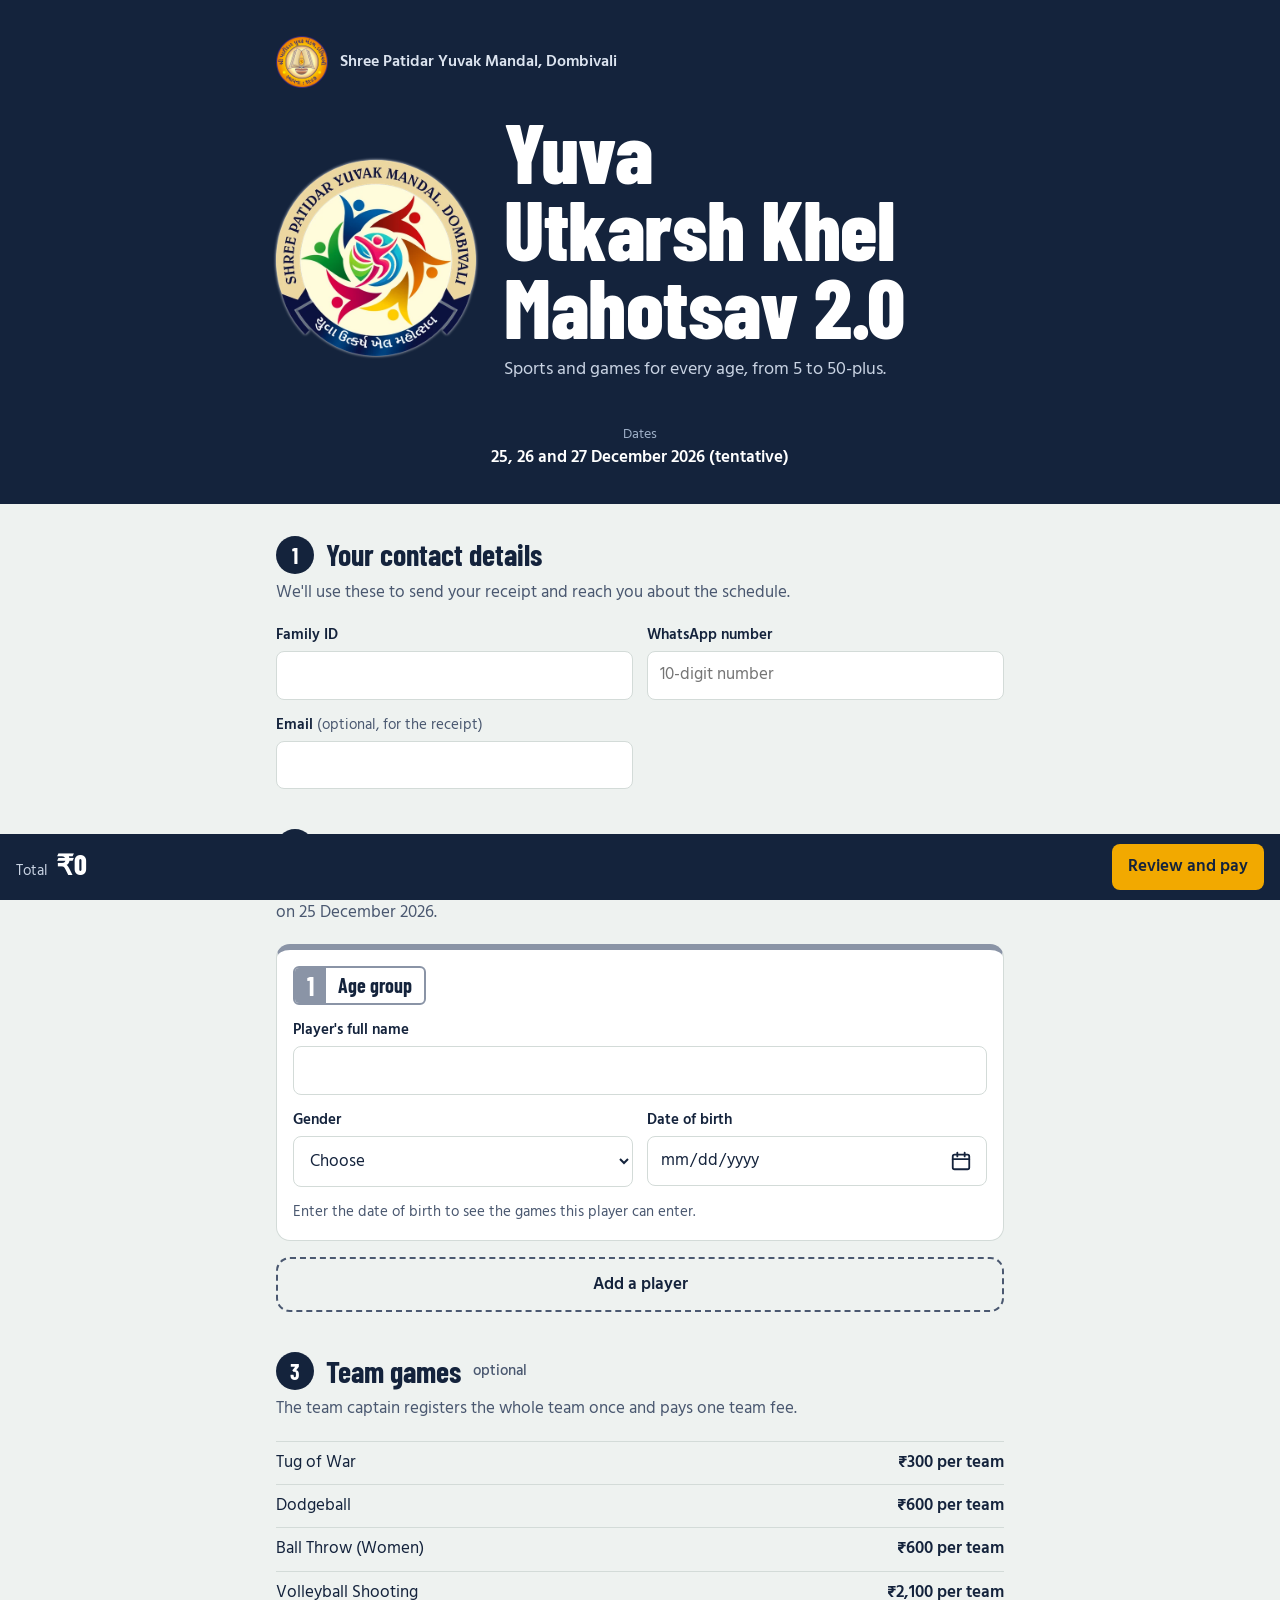
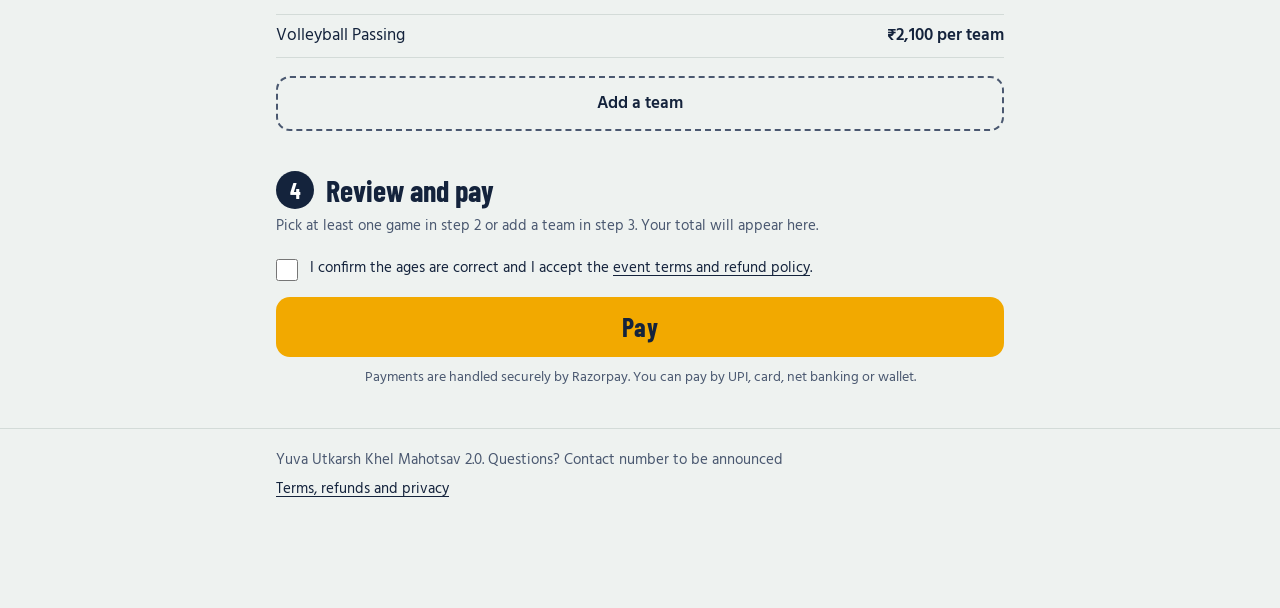
<file: index.html>
<!doctype html>
<html lang="en">
<head>
  <meta charset="utf-8">
  <meta name="viewport" content="width=device-width, initial-scale=1">
  <title>Register | Yuva Utkarsh Khel Mahotsav 2.0</title>
  <meta name="description" content="Register players and teams for Yuva Utkarsh Khel Mahotsav 2.0 and pay the entry fee online.">
  <link rel="preconnect" href="https://fonts.googleapis.com">
  <link rel="preconnect" href="https://fonts.gstatic.com" crossorigin>
  <link href="https://fonts.googleapis.com/css2?family=Barlow+Condensed:wght@600;700;800&family=Hind:wght@400;500;600&display=swap" rel="stylesheet">
  <link rel="stylesheet" href="style.css">
  <link rel="icon" href="logo-event.webp" type="image/webp">
</head>
<body>
  <header class="hero">
    <div class="wrap">
      <div class="org">
        <img src="logo-org.webp" alt="" width="56" height="56">
        <span id="orgName"></span>
      </div>
      <div class="hero-main">
        <img class="event-logo" src="logo-event.webp" alt="Event logo" width="480" height="470">
        <div class="hero-text">
          <h1 id="eventName">Yuva Utkarsh Khel Mahotsav 2.0</h1>
          <p class="tagline" id="tagline"></p>
        </div>
      </div>
      <dl class="facts">
        <div><dt>Dates</dt><dd id="eventDates"></dd></div>
      </dl>
    </div>
  </header>

  <main class="wrap">
    <p class="notice" id="demoNotice" hidden>
      Demo mode: this form is not connected to a sheet or to Razorpay yet. Nothing you enter is saved and no payment is taken.
    </p>
    <p class="notice notice-closed" id="closedNotice" hidden>Registrations are closed.</p>

    <form id="regForm" novalidate>
      <section class="step" aria-labelledby="s1">
        <h2 id="s1"><span class="step-no">1</span>Your contact details</h2>
        <p class="step-help">We'll use these to send your receipt and reach you about the schedule.</p>
        <div class="grid">
          <label class="field">
            <span>Family ID</span>
            <input name="c_family" data-contact="familyId" autocomplete="off" autocapitalize="characters" required>
          </label>
          <label class="field">
            <span>WhatsApp number</span>
            <input name="c_phone" data-contact="phone" type="tel" inputmode="numeric" autocomplete="tel-national" placeholder="10-digit number" required maxlength="14">
          </label>
          <label class="field">
            <span>Email <em>(optional, for the receipt)</em></span>
            <input name="c_email" data-contact="email" type="email" autocomplete="email" maxlength="100">
          </label>
        </div>
      </section>

      <section class="step" aria-labelledby="s2">
        <h2 id="s2"><span class="step-no">2</span>Players and individual games</h2>
        <p class="step-help">Add each family member who will play. Games appear once you enter a date of birth, based on age on <span id="refDate"></span>.</p>
        <div id="players"></div>
        <button type="button" class="btn-add" data-action="add-player">Add a player</button>
      </section>

      <section class="step" aria-labelledby="s3">
        <h2 id="s3"><span class="step-no">3</span>Team games <em class="opt">optional</em></h2>
        <p class="step-help">The team captain registers the whole team once and pays one team fee.</p>
        <ul class="team-fees" id="teamFees"></ul>
        <div id="teams"></div>
        <button type="button" class="btn-add" data-action="add-team">Add a team</button>
      </section>

      <section class="step step-review" id="review" aria-labelledby="s4">
        <h2 id="s4"><span class="step-no">4</span>Review and pay</h2>
        <div id="summary"></div>
        <div class="errors" id="errors" role="alert" hidden></div>
        <label class="agree">
          <input type="checkbox" id="agree">
          <span>I confirm the ages are correct and I accept the <a href="policies.html" target="_blank" rel="noopener">event terms and refund policy</a>.</span>
        </label>
        <button type="submit" class="btn-pay" id="payBtn">Pay ₹0</button>
        <p class="pay-note">Payments are handled securely by Razorpay. You can pay by UPI, card, net banking or wallet.</p>
      </section>
    </form>

    <section id="result" class="result" hidden aria-live="polite"></section>
  </main>

  <div class="totalbar" id="totalbar">
    <div><span class="totalbar-label">Total</span> <strong id="barTotal">₹0</strong></div>
    <a href="#review" class="totalbar-btn">Review and pay</a>
  </div>

  <footer class="foot">
    <div class="wrap">
      <p id="footContact"></p>
      <p><a href="policies.html">Terms, refunds and privacy</a></p>
    </div>
  </footer>

  <script src="config.js"></script>
  <script src="app.js"></script>
</body>
</html>
</file>
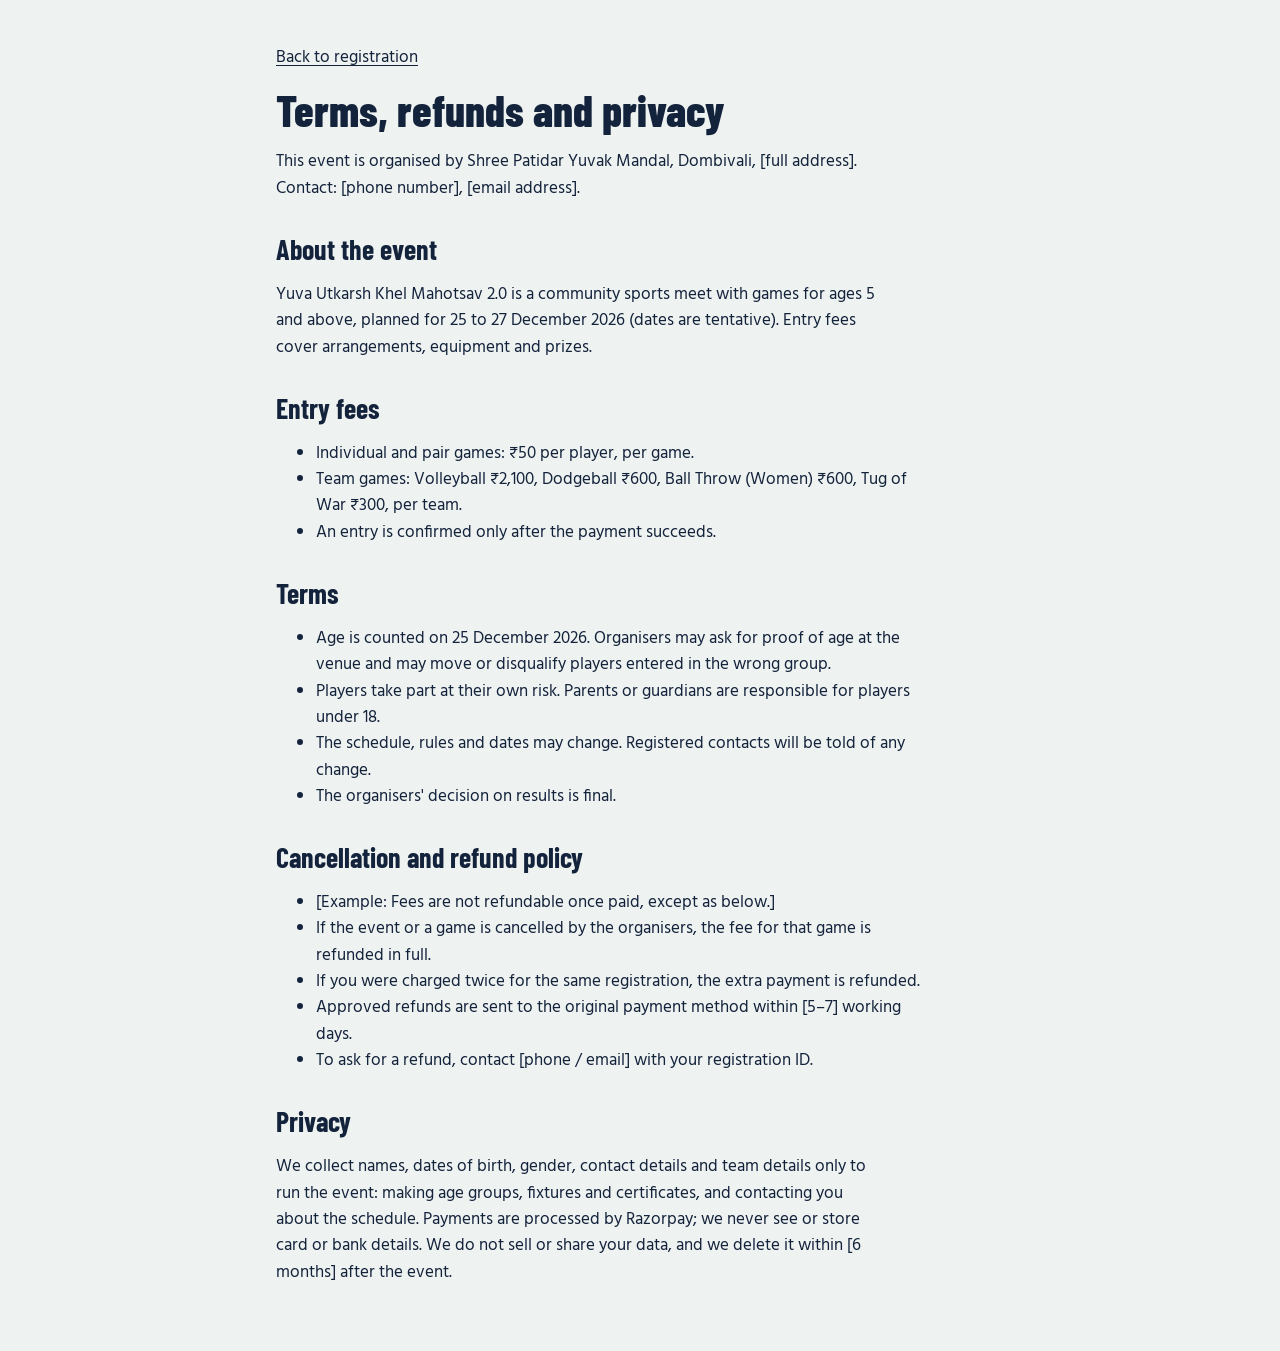
<file: policies.html>
<!doctype html>
<html lang="en">
<head>
  <meta charset="utf-8">
  <meta name="viewport" content="width=device-width, initial-scale=1">
  <title>Terms, refunds and privacy | Yuva Utkarsh Khel Mahotsav 2.0</title>
  <link rel="preconnect" href="https://fonts.googleapis.com">
  <link rel="preconnect" href="https://fonts.gstatic.com" crossorigin>
  <link href="https://fonts.googleapis.com/css2?family=Barlow+Condensed:wght@700;800&family=Hind:wght@400;600&display=swap" rel="stylesheet">
  <link rel="stylesheet" href="style.css">
  <style>body { padding-bottom: 0; }</style>
</head>
<body>
  <!-- ORGANISERS: replace every [bracketed] item before going live.
       Razorpay reviews these pages when activating your account. -->
  <main class="wrap policy">
    <p><a href="index.html">Back to registration</a></p>
    <h1>Terms, refunds and privacy</h1>
    <p>This event is organised by Shree Patidar Yuvak Mandal, Dombivali, [full address]. Contact: [phone number], [email address].</p>

    <h2>About the event</h2>
    <p>Yuva Utkarsh Khel Mahotsav 2.0 is a community sports meet with games for ages 5 and above, planned for 25 to 27 December 2026 (dates are tentative). Entry fees cover arrangements, equipment and prizes.</p>

    <h2>Entry fees</h2>
    <ul>
      <li>Individual and pair games: ₹50 per player, per game.</li>
      <li>Team games: Volleyball ₹2,100, Dodgeball ₹600, Ball Throw (Women) ₹600, Tug of War ₹300, per team.</li>
      <li>An entry is confirmed only after the payment succeeds.</li>
    </ul>

    <h2>Terms</h2>
    <ul>
      <li>Age is counted on 25 December 2026. Organisers may ask for proof of age at the venue and may move or disqualify players entered in the wrong group.</li>
      <li>Players take part at their own risk. Parents or guardians are responsible for players under 18.</li>
      <li>The schedule, rules and dates may change. Registered contacts will be told of any change.</li>
      <li>The organisers' decision on results is final.</li>
    </ul>

    <h2>Cancellation and refund policy</h2>
    <ul>
      <li>[Example: Fees are not refundable once paid, except as below.]</li>
      <li>If the event or a game is cancelled by the organisers, the fee for that game is refunded in full.</li>
      <li>If you were charged twice for the same registration, the extra payment is refunded.</li>
      <li>Approved refunds are sent to the original payment method within [5–7] working days.</li>
      <li>To ask for a refund, contact [phone / email] with your registration ID.</li>
    </ul>

    <h2>Privacy</h2>
    <p>We collect names, dates of birth, gender, contact details and team details only to run the event: making age groups, fixtures and certificates, and contacting you about the schedule. Payments are processed by Razorpay; we never see or store card or bank details. We do not sell or share your data, and we delete it within [6 months] after the event.</p>
  </main>
</body>
</html>
</file>
<file: style.css>
:root {
  --ink: #14233C;
  --ink-soft: #4A5870;
  --paper: #EEF2F0;
  --surface: #FFFFFF;
  --line: #D3DBD8;
  --marigold: #F2A900;
  --marigold-soft: #FFF3D1;
  --error: #C62828;
  --error-soft: #FDECEA;
  --ok: #1B7A3D;
  --radius-lg: 14px;
  --radius-sm: 8px;
  --display: "Barlow Condensed", "Arial Narrow", sans-serif;
  --body: "Hind", "Segoe UI", system-ui, sans-serif;
}

* { box-sizing: border-box; }
html { -webkit-text-size-adjust: 100%; scroll-behavior: smooth; scroll-padding-top: 16px; }
@media (prefers-reduced-motion: reduce) { html { scroll-behavior: auto; } * { transition: none !important; } }

body {
  margin: 0;
  background: var(--paper);
  color: var(--ink);
  font: 400 17px/1.55 var(--body);
  padding-bottom: 76px;
}
a { color: var(--ink); text-underline-offset: 3px; }
.wrap { max-width: 760px; margin: 0 auto; padding: 0 16px; }
[hidden] { display: none !important; }

:focus-visible { outline: 3px solid var(--marigold); outline-offset: 2px; }

/* ---------- hero ---------- */
.hero {
  background: var(--ink);
  color: #fff;
  padding: 36px 0 0;
}
.org {
  display: flex;
  align-items: center;
  gap: 12px;
  margin-bottom: 24px;
  font-weight: 600;
  font-size: 16px;
  line-height: 1.3;
  color: #DCE4F0;
}
.org img { width: 52px; height: 52px; flex: none; }
.hero-main {
  display: grid;
  gap: 16px;
  margin-bottom: 20px;
}
.event-logo {
  width: 150px;
  height: auto;
  filter: drop-shadow(0 0 1.5px rgba(255, 255, 255, 0.9));
}
.hero-text { min-width: 0; }
@media (min-width: 600px) {
  .hero-main { grid-template-columns: 200px 1fr; align-items: center; gap: 28px; }
  .event-logo { width: 200px; }
}
.hero h1 {
  font: 800 clamp(44px, 12vw, 84px)/0.92 var(--display);
  letter-spacing: -0.5px;
  margin: 0 0 12px;
  max-width: 12ch;
  text-wrap: balance;
}
.tagline { margin: 0 0 20px; color: #C9D3E3; font-size: 18px; }
.facts {
  display: flex;
  flex-wrap: wrap;
  justify-content: center;
  gap: 10px 32px;
  margin: 0;
  padding-bottom: 32px;
  text-align: center;
}
.facts dt { font-size: 14px; color: #9FB0C8; }
.facts dd { margin: 0; font-weight: 600; }


/* ---------- notices ---------- */
.notice {
  background: var(--marigold-soft);
  border-left: 4px solid var(--marigold);
  padding: 12px 14px;
  border-radius: var(--radius-sm);
  margin: 20px 0 0;
  font-size: 15px;
}
.notice-closed { background: var(--error-soft); border-color: var(--error); font-weight: 600; }

/* ---------- steps ---------- */
.step { padding: 32px 0 8px; }
.step h2 {
  display: flex;
  align-items: center;
  gap: 12px;
  font: 700 30px/1.1 var(--display);
  margin: 0 0 6px;
}
.step-no {
  flex: none;
  display: inline-grid;
  place-items: center;
  width: 38px; height: 38px;
  border-radius: 50%;
  background: var(--ink);
  color: #fff;
  font-size: 22px;
}
.opt { font: 500 15px var(--body); color: var(--ink-soft); }
.step-help { margin: 0 0 18px; color: var(--ink-soft); }

/* ---------- fields ---------- */
.grid { display: grid; grid-template-columns: 1fr; gap: 14px; }
@media (min-width: 560px) {
  .grid { grid-template-columns: 1fr 1fr; }
  .field-wide { grid-column: 1 / -1; }
}
.field { display: flex; flex-direction: column; gap: 4px; min-width: 0; }
.field > span { font-size: 15px; font-weight: 600; }
.field em { font-style: normal; font-weight: 400; color: var(--ink-soft); }
input, select {
  font: inherit;
  color: var(--ink);
  background: var(--surface);
  border: 1.5px solid var(--line);
  border-radius: var(--radius-sm);
  padding: 10px 12px;
  min-height: 48px;
  width: 100%;
}
input:focus, select:focus { border-color: var(--ink); outline: none; box-shadow: 0 0 0 3px rgba(242, 169, 0, 0.45); }
input[type="date"] { color-scheme: light; }
input[type="date"]::-webkit-calendar-picker-indicator {
  opacity: 1;
  width: 22px;
  height: 22px;
  cursor: pointer;
  background: url("data:image/svg+xml,%3Csvg xmlns='http://www.w3.org/2000/svg' viewBox='0 0 24 24' fill='none' stroke='%2314233C' stroke-width='2' stroke-linecap='round' stroke-linejoin='round'%3E%3Crect x='3' y='5' width='18' height='16' rx='2'/%3E%3Cpath d='M3 10h18M8 3v4M16 3v4'/%3E%3C/svg%3E") center / 22px 22px no-repeat;
}
select:disabled { background: #F4F6F5; color: var(--ink-soft); }
[aria-invalid="true"] { border-color: var(--error) !important; background: var(--error-soft); }

/* ---------- cards with a bib ---------- */
.card {
  position: relative;
  background: var(--surface);
  border: 1.5px solid var(--line);
  border-top: 6px solid var(--g);
  border-radius: var(--radius-lg);
  margin-bottom: 16px;
  padding: 16px;
}
.bib {
  display: inline-flex;
  align-items: stretch;
  border: 2px solid var(--g);
  border-radius: 6px;
  overflow: hidden;
  margin-bottom: 14px;
  font-family: var(--display);
  font-weight: 700;
  transition: border-color 0.25s;
}
.bib-no {
  background: var(--g);
  color: #fff;
  padding: 2px 12px;
  font-size: 26px;
  line-height: 1.2;
  transition: background 0.25s;
}
.bib-group { padding: 2px 12px; font-size: 20px; line-height: 1.5; color: var(--ink); }
.card-body { display: flex; flex-direction: column; gap: 14px; }

.btn-remove {
  position: absolute;
  top: 14px; right: 14px;
  background: none;
  border: none;
  color: var(--ink-soft);
  font: 500 15px var(--body);
  text-decoration: underline;
  text-underline-offset: 3px;
  padding: 8px;
  cursor: pointer;
}
.btn-remove:hover { color: var(--error); }

/* ---------- games ---------- */
.games-age { margin: 0 0 8px; font-weight: 600; font-size: 15px; }
.games-hint { margin: 0; color: var(--ink-soft); font-size: 15px; }
.games-hint + .games-hint, .game-list + .games-hint { margin-top: 10px; }
.games-hint-warn { color: var(--error); }
.game-list {
  display: grid;
  grid-template-columns: 1fr;
  gap: 8px;
  border-radius: var(--radius-sm);
}
@media (min-width: 560px) { .game-list { grid-template-columns: 1fr 1fr; } }
.game { border: 1.5px solid var(--line); border-radius: var(--radius-sm); background: var(--surface); }
.game.is-on { border-color: var(--g); background: color-mix(in srgb, var(--g) 8%, white); }
.game-pick {
  display: flex;
  align-items: center;
  gap: 10px;
  padding: 10px 12px;
  min-height: 48px;
  cursor: pointer;
}
.game-pick input { width: 20px; height: 20px; min-height: 0; flex: none; accent-color: var(--g); margin: 0; }
.game-name { flex: 1; font-weight: 500; line-height: 1.3; }
.game-name em { font-style: normal; font-size: 13px; color: var(--ink-soft); }
.game-fee { font-size: 15px; color: var(--ink-soft); }
.partner { display: flex; flex-direction: column; gap: 2px; padding: 0 12px 12px 42px; font-size: 14px; font-weight: 600; }
.partner input { min-height: 42px; padding: 8px 10px; }
.game-list[aria-invalid="true"] { outline: 2px solid var(--error); outline-offset: 4px; }

/* ---------- teams ---------- */
.team-fees {
  list-style: none;
  margin: 0 0 18px;
  padding: 0;
  border-top: 1.5px solid var(--line);
}
.team-fees li {
  display: flex;
  justify-content: space-between;
  gap: 12px;
  padding: 8px 0;
  border-bottom: 1.5px solid var(--line);
}
.team-fees li span:last-child { font-weight: 600; white-space: nowrap; }
.members-title { margin: 0; font-weight: 600; font-size: 15px; }
.members { display: flex; flex-direction: column; gap: 10px; border-radius: var(--radius-sm); }
.members[aria-invalid="true"] { outline: 2px solid var(--error); outline-offset: 4px; }
.member { display: grid; grid-template-columns: 24px minmax(0, 1fr) minmax(0, 1fr) 40px; gap: 8px; align-items: end; }
@media (max-width: 519px) {
  .member { grid-template-columns: 24px minmax(0, 1fr) 40px; }
  .member .member-no { grid-column: 1; grid-row: 1; }
  .member .field:first-of-type { grid-column: 2; grid-row: 1; }
  .member .field-mdob { grid-column: 2; grid-row: 2; }
  .member .btn-x { grid-column: 3; grid-row: 1; }
  .members { gap: 16px; }
}
.member-no { font: 700 20px/48px var(--display); color: var(--ink-soft); text-align: center; }
.member .field > span { font-size: 13px; font-weight: 500; }
.btn-x {
  width: 40px; height: 48px;
  border: 1.5px solid var(--line);
  border-radius: var(--radius-sm);
  background: var(--surface);
  font-size: 22px;
  color: var(--ink-soft);
  cursor: pointer;
}

/* ---------- buttons ---------- */
.btn-add, .btn-small {
  font: 600 17px var(--body);
  color: var(--ink);
  background: transparent;
  border: 2px dashed var(--ink-soft);
  border-radius: var(--radius-lg);
  padding: 12px 18px;
  width: 100%;
  min-height: 52px;
  cursor: pointer;
}
.btn-add:hover, .btn-small:hover { border-style: solid; background: var(--surface); }
.btn-small { width: auto; align-self: flex-start; min-height: 44px; padding: 8px 16px; font-size: 15px; border-radius: var(--radius-sm); }
.btn-pay {
  display: block;
  width: 100%;
  font: 700 26px/1 var(--display);
  letter-spacing: 0.3px;
  color: var(--ink);
  background: var(--marigold);
  border: none;
  border-radius: var(--radius-lg);
  padding: 16px;
  min-height: 60px;
  cursor: pointer;
  margin-top: 16px;
}
.btn-pay:hover { background: #FFB60F; }
.btn-pay:disabled { opacity: 0.6; cursor: progress; }
.btn-link {
  display: block;
  margin: 14px auto 0;
  background: none;
  border: none;
  font: 500 16px var(--body);
  color: var(--ink);
  text-decoration: underline;
  text-underline-offset: 3px;
  cursor: pointer;
  padding: 8px;
}
.pay-note { font-size: 14px; color: var(--ink-soft); text-align: center; margin: 10px 0 0; }

/* ---------- review ---------- */
.step-review { padding-bottom: 40px; }
.summary { list-style: none; margin: 0; padding: 0; border-top: 1.5px solid var(--line); }
.summary li {
  display: flex;
  justify-content: space-between;
  align-items: flex-start;
  gap: 16px;
  padding: 12px 0;
  border-bottom: 1.5px solid var(--line);
}
.summary li div { display: flex; flex-direction: column; min-width: 0; }
.summary li span { font-size: 15px; color: var(--ink-soft); line-height: 1.4; }
.summary li b { white-space: nowrap; }
.grand {
  display: flex;
  justify-content: space-between;
  align-items: baseline;
  margin: 14px 0 0;
  font-weight: 600;
}
.grand strong { font: 800 40px/1 var(--display); }

.errors {
  margin-top: 18px;
  background: var(--error-soft);
  border-left: 4px solid var(--error);
  border-radius: var(--radius-sm);
  padding: 12px 14px;
}
.errors p { margin: 0 0 6px; color: var(--error); }
.errors ul { margin: 0; padding-left: 20px; }
.errors button {
  background: none; border: none; padding: 3px 0;
  font: inherit; font-size: 15px; color: var(--ink);
  text-align: left; text-decoration: underline; text-underline-offset: 3px; cursor: pointer;
}
.agree { display: flex; gap: 12px; align-items: flex-start; margin-top: 18px; font-size: 15px; cursor: pointer; }
.agree input { width: 22px; height: 22px; min-height: 0; flex: none; margin: 2px 0 0; accent-color: var(--ink); }
.agree-small { margin-top: 4px; }

/* ---------- sticky total (phones) ---------- */
.totalbar {
  position: fixed;
  left: 0; right: 0; bottom: 0;
  display: flex;
  align-items: center;
  justify-content: space-between;
  gap: 12px;
  padding: 10px 16px calc(10px + env(safe-area-inset-bottom));
  background: var(--ink);
  color: #fff;
  z-index: 10;
}
.totalbar-label { font-size: 15px; color: #C9D3E3; }
.totalbar strong { font: 800 28px/1 var(--display); margin-left: 4px; }
.totalbar-btn {
  color: var(--ink);
  background: var(--marigold);
  font-weight: 600;
  text-decoration: none;
  padding: 10px 16px;
  border-radius: var(--radius-sm);
  min-height: 44px;
  display: inline-flex;
  align-items: center;
}

/* ---------- result ---------- */
.result { padding: 32px 0 40px; text-align: center; }
.result h2 { font: 700 34px/1.1 var(--display); margin: 22px 0 8px; }
.result p { max-width: 56ch; margin: 0 auto 12px; }
.ticket {
  display: inline-block;
  background: var(--surface);
  border: 2px solid var(--ink);
  border-top: 10px solid var(--ok);
  border-radius: var(--radius-lg);
  padding: 18px 28px;
  min-width: 260px;
}
.ticket-pending { border-top-color: var(--marigold); }
.ticket .ticket-label { margin: 0; font-size: 15px; color: var(--ink-soft); }
.ticket .ticket-id { margin: 0; font: 800 52px/1.05 var(--display); letter-spacing: 1px; }
.ticket .ticket-paid { margin: 4px 0 0; font-weight: 600; }
.result-list { text-align: left; max-width: 520px; margin: 18px auto 24px; padding-left: 20px; }
.result-list li { margin-bottom: 6px; }
.result .btn-pay { max-width: 420px; margin: 20px auto 0; }
.result .btn-add { max-width: 420px; }

/* ---------- footer ---------- */
.foot { border-top: 1.5px solid var(--line); padding: 20px 0 24px; font-size: 15px; color: var(--ink-soft); }
.foot p { margin: 0 0 6px; }

/* ---------- policies page ---------- */
.policy { padding: 28px 16px 48px; }
.policy h1 { font: 800 44px/1 var(--display); margin: 0 0 8px; }
.policy h2 { font: 700 28px/1.1 var(--display); margin: 32px 0 8px; }
.policy p, .policy li { max-width: 68ch; }
</file>
